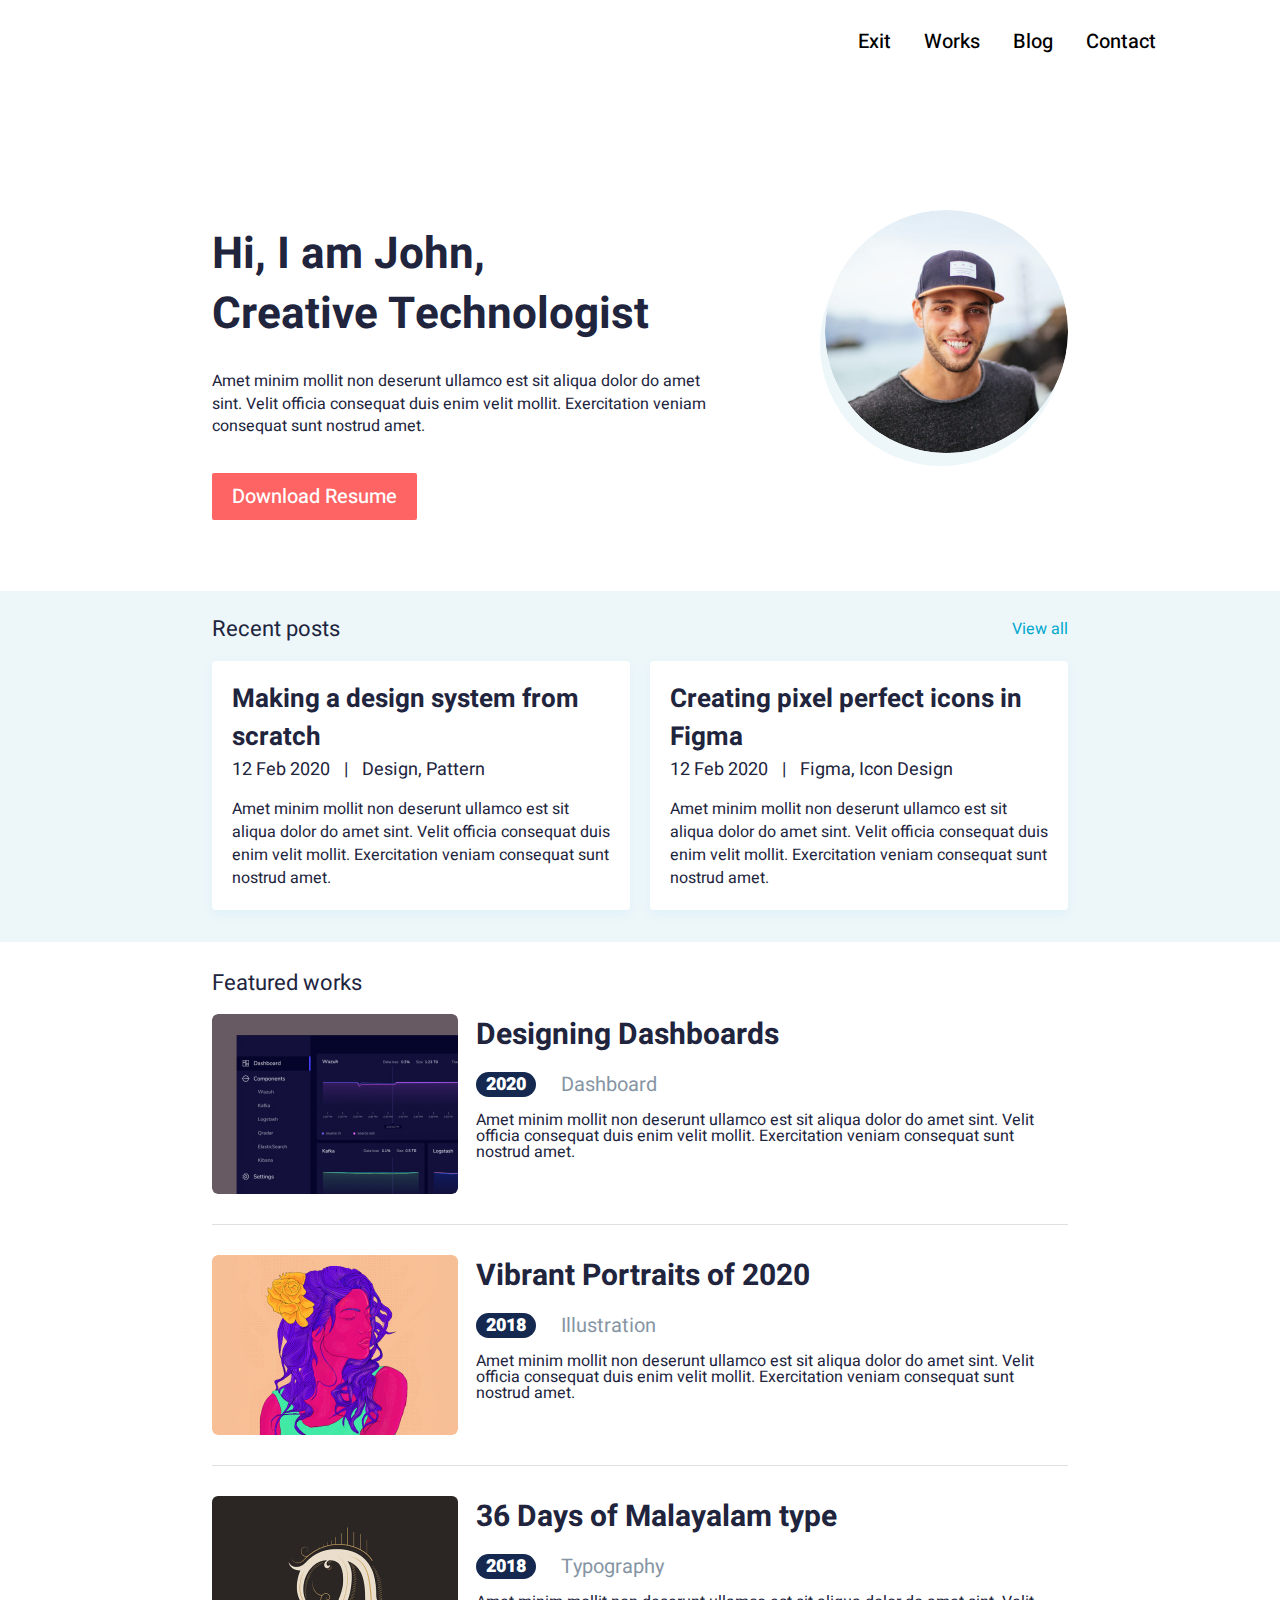
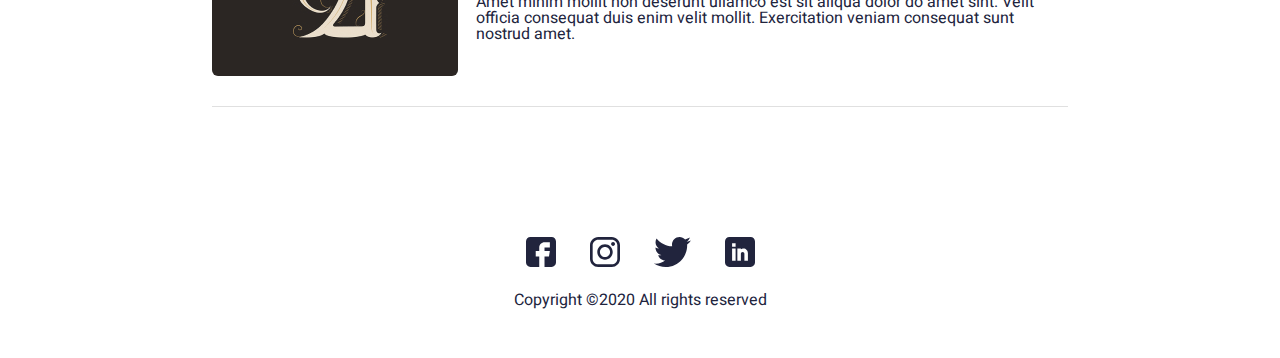
<file: index.html>
<!DOCTYPE html>
<html lang="ru">
  <head>
    <title>John</title>
    <meta charset="UTF-8" />
    <meta name="format-detection" content="telephone=no" />
    <link rel="stylesheet" href="css/style.min.css" />
    <link rel="shortcut icon" href="favicon.ico" />
    <!-- <meta name="robots" content="noindex, nofollow"> -->
    <!-- <meta name="viewport" content="width=device-width, initial-scale=1.0, maximum-scale=1.0, user-scalable=0"> -->
    <meta name="viewport" content="width=device-width, initial-scale=1.0" />
  </head>
  <body>
    <div class="wrapper">
      <header class="header">
        <div class="header__container">
          <div class="header__menu menu">
            <div class="menu__icon icon-menu">
              <span></span>
              <span></span>
              <span></span>
            </div>
            <nav class="menu__body">
              <ul class="menu__list">
                <li>
                  <a href="/" class="menu__link">Exit</a>
                </li>
                <li>
                  <a href="works.html" class="menu__link">Works</a>
                </li>
                <li>
                  <a href="blog.html" class="menu__link">Blog</a>
                </li>
                <li>
                  <a href="article.html" class="menu__link">Contact</a>
                </li>
              </ul>
            </nav>
          </div>
        </div>
      </header>

      <main class="page">
        <section class="hello">
          <div class="hello__container _container">
            <div class="hello__content">
              <h1 class="hello__title title">
                Hi, I am John, <br />
                Creative Technologist
              </h1>
              <div class="hello__text text">
                Amet minim mollit non deserunt ullamco est sit aliqua dolor do
                amet sint. Velit officia consequat duis enim velit mollit.
                Exercitation veniam consequat sunt nostrud amet.
              </div>
              <a href="#!" class="hello__btn btn"> Download Resume </a>
            </div>
            <div class="hello__avatar"><img src="img/conor.png" /></div>
          </div>
        </section>
        <section class="recent-posts">
          <div class="recent-posts__container _container">
            <div class="recent-posts__header">
              <div class="recent-posts__title title-posts">Recent posts</div>
              <a href="" class="recent-posts__view-all">View all</a>
            </div>
            <div class="recent-posts__items">
              <div class="recent-posts__column">
                <article class="recent-posts__item recent-post">
                  <a href="#!" class="recent-post__title">
                    Making a design system from scratch
                  </a>
                  <div class="recent-post__info">
                    12 Feb 2020 <span>|</span> Design, Pattern
                  </div>
                  <div class="recent-post__text text">
                    Amet minim mollit non deserunt ullamco est sit aliqua dolor
                    do amet sint. Velit officia consequat duis enim velit
                    mollit. Exercitation veniam consequat sunt nostrud amet.
                  </div>
                </article>
              </div>
              <div class="recent-posts__column">
                <article class="recent-posts__item recent-post">
                  <a href="#!" class="recent-post__title">
                    Creating pixel perfect icons in Figma
                  </a>
                  <div class="recent-post__info">
                    12 Feb 2020 <span>|</span> Figma, Icon Design
                  </div>
                  <div class="recent-post__text text">
                    Amet minim mollit non deserunt ullamco est sit aliqua dolor
                    do amet sint. Velit officia consequat duis enim velit
                    mollit. Exercitation veniam consequat sunt nostrud amet.
                  </div>
                </article>
              </div>
            </div>
          </div>
        </section>
        <section class="featured-works">
          <div class="featured-works__container _container">
            <div class="featured-works__title title-posts">Featured works</div>
            <div class="featured-works__items works">
              <article class="works__item">
                <a href="" class="works__image _ibg">
                  <img src="img/works/01.jpg" alt="Work #1" />
                </a>
                <div class="works__body">
                  <a href="" class="works__title">Designing Dashboards</a>
                  <div class="works__info">
                    <div class="works__year">2020</div>
                    <div class="works__category">Dashboard</div>
                  </div>
                  <div class="works__text">
                    Amet minim mollit non deserunt ullamco est sit aliqua dolor
                    do amet sint. Velit officia consequat duis enim velit
                    mollit. Exercitation veniam consequat sunt nostrud amet.
                  </div>
                </div>
              </article>
              <article class="works__item">
                <a href="" class="works__image _ibg">
                  <img src="img/works/02.jpg" alt="Work #2" />
                </a>
                <div class="works__body">
                  <a href="" class="works__title">Vibrant Portraits of 2020</a>
                  <div class="works__info">
                    <div class="works__year">2018</div>
                    <div class="works__category">Illustration</div>
                  </div>
                  <div class="works__text">
                    Amet minim mollit non deserunt ullamco est sit aliqua dolor
                    do amet sint. Velit officia consequat duis enim velit
                    mollit. Exercitation veniam consequat sunt nostrud amet.
                  </div>
                </div>
              </article>
              <article class="works__item">
                <a href="" class="works__image _ibg">
                  <img src="img/works/03.jpg" alt="Work #3" />
                </a>
                <div class="works__body">
                  <a href="" class="works__title">36 Days of Malayalam type</a>
                  <div class="works__info">
                    <div class="works__year">2018</div>
                    <div class="works__category">Typography</div>
                  </div>
                  <div class="works__text">
                    Amet minim mollit non deserunt ullamco est sit aliqua dolor
                    do amet sint. Velit officia consequat duis enim velit
                    mollit. Exercitation veniam consequat sunt nostrud amet.
                  </div>
                </div>
              </article>
            </div>
          </div>
        </section>
      </main>
      <footer class="footer">
        <div class="footer__container _container">
          <div class="footer__social social">
            <a href="" class="social__item _icon-fb">
              <img src="img/icons/fb.svg" alt="Facebook" />
            </a>
            <a href="" class="social__item _icon-insta">
              <img src="img/icons/inst.svg" alt="inst" />
            </a>
            <a href="" class="social__item _icon-twitter">
              <img src="img/icons/twitter.svg" alt="twitter" />
            </a>
            <a href="" class="social__item _icon-linkedin">
              <img src="img/icons/linkedin.svg" alt="linkedin" />
            </a>
          </div>
          <div class="footer__copy">Copyright ©2020 All rights reserved</div>
        </div>
      </footer>
    </div>
    <div class="popup popup_popup">
      <div class="popup__content">
        <div class="popup__body">
          <div class="popup__close"></div>
        </div>
      </div>
    </div>
    <div class="popup popup_massagename-message">
      <div class="popup__content">
        <div class="popup__body">
          <div class="popup__close"></div>
        </div>
      </div>
    </div>
    <div class="popup popup_video">
      <div class="popup__content">
        <div class="popup__body">
          <div class="popup__close popup__close_video"></div>
          <div class="popup__video _video"></div>
        </div>
      </div>
    </div>
    <!-- Swiper -->
    <!-- <script src="https://unpkg.com/swiper/swiper-bundle.min.js"></script> -->
    <script src="js/vendors.min.js"></script>
    <script src="js/app.min.js"></script>
  </body>
</html>
</file>
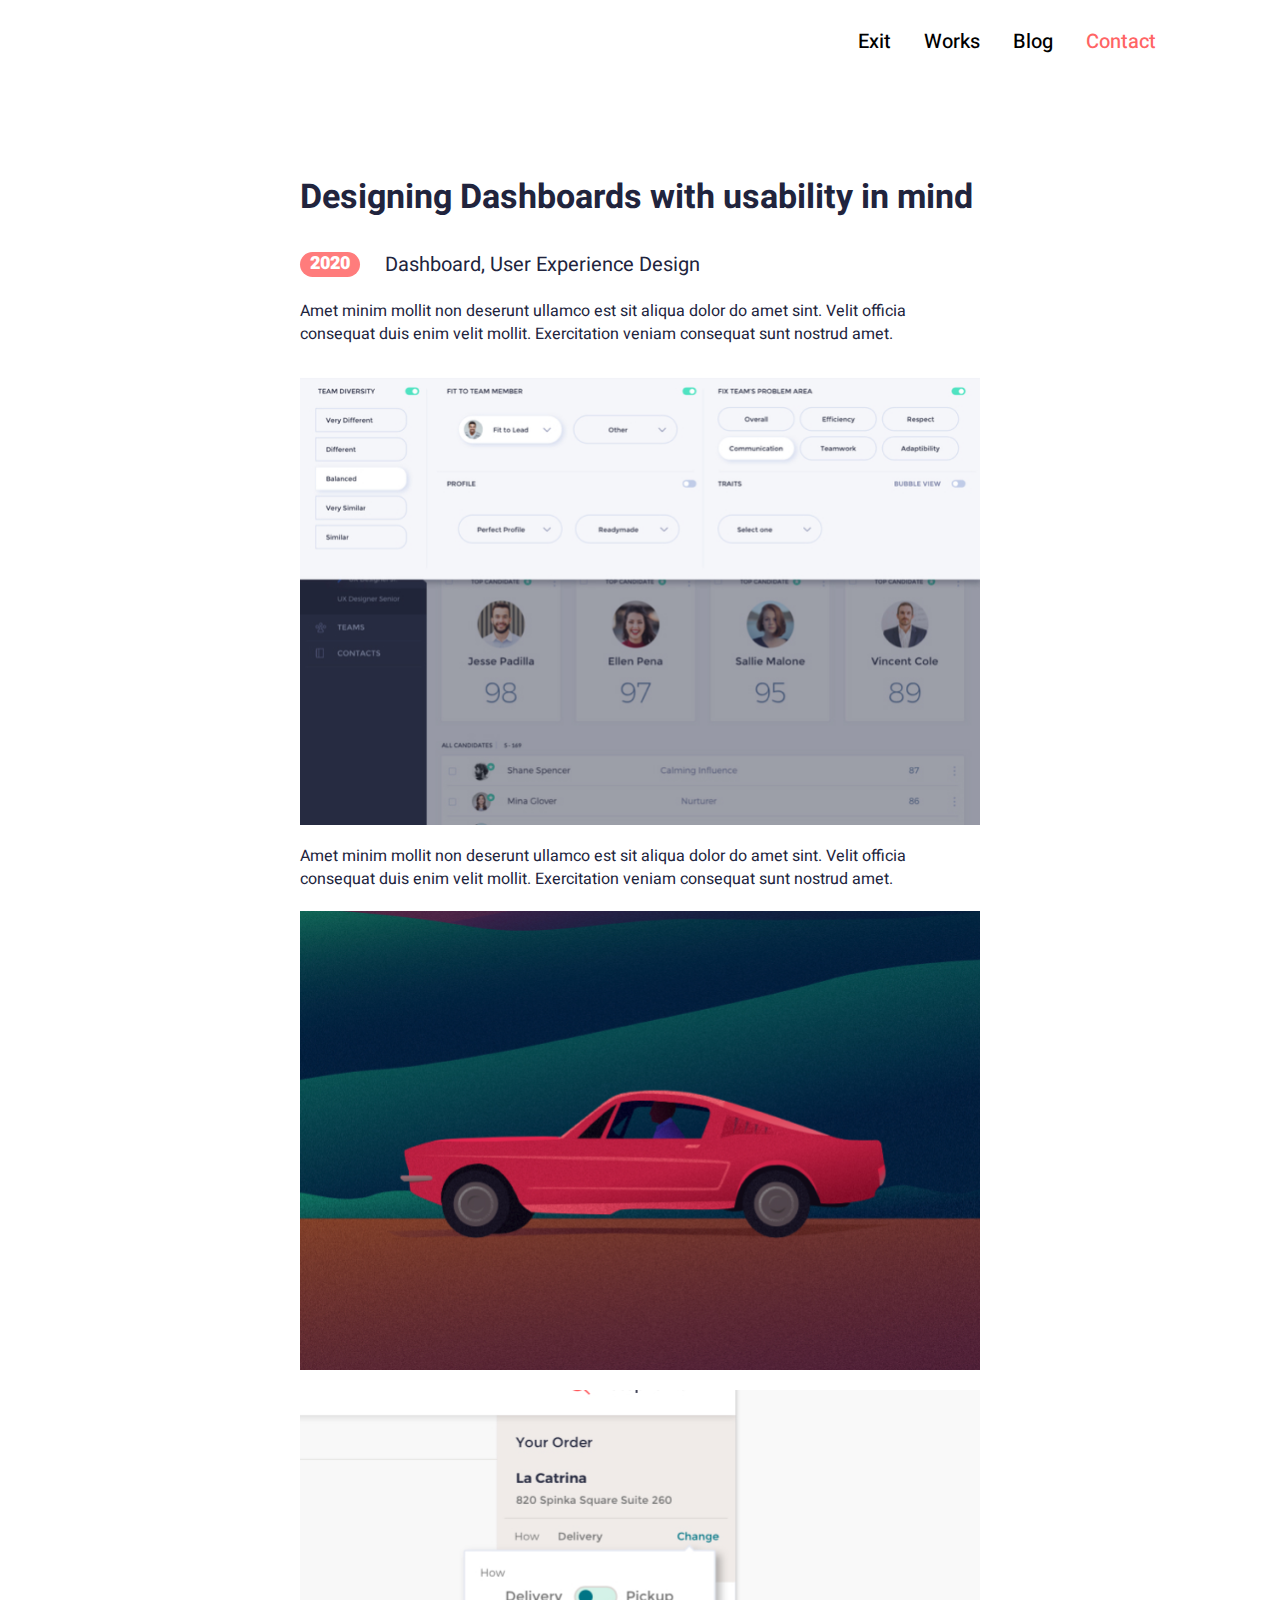
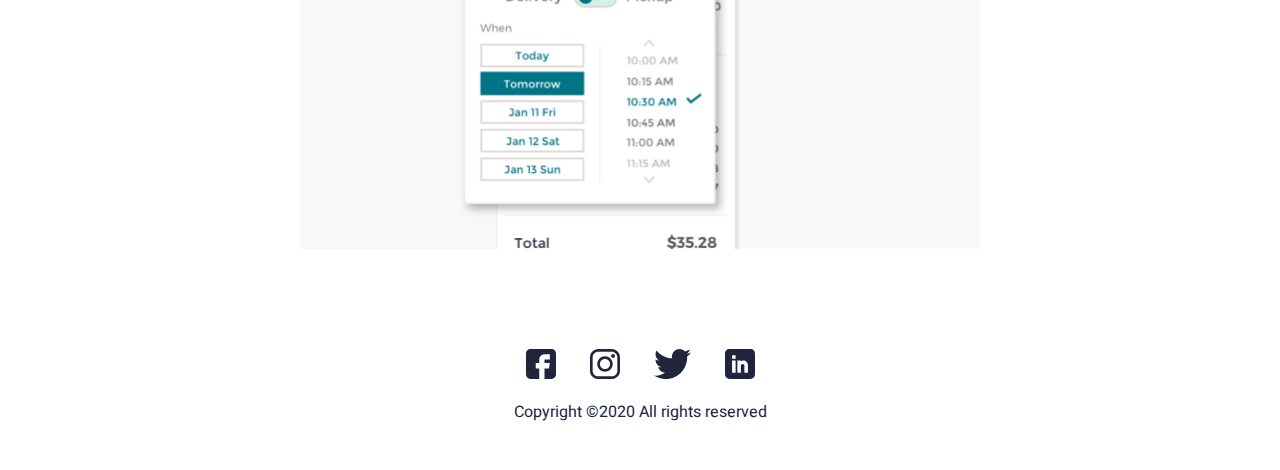
<file: article.html>
<!DOCTYPE html>
<html lang="ru">
  <head>
    <title>article</title>
    <meta charset="UTF-8" />
    <meta name="format-detection" content="telephone=no" />
    <link rel="stylesheet" href="css/style.min.css" />
    <link rel="shortcut icon" href="favicon.ico" />
    <!-- <meta name="robots" content="noindex, nofollow"> -->
    <!-- <meta name="viewport" content="width=device-width, initial-scale=1.0, maximum-scale=1.0, user-scalable=0"> -->
    <meta name="viewport" content="width=device-width, initial-scale=1.0" />
  </head>
  <body>
    <div class="wrapper">
      <header class="header">
        <div class="header__container">
          <div class="header__menu menu">
            <div class="menu__icon icon-menu">
              <span></span>
              <span></span>
              <span></span>
            </div>
            <nav class="menu__body">
              <ul class="menu__list">
                <li>
                  <a href="/" class="menu__link">Exit</a>
                </li>
                <li>
                  <a href="works.html" class="menu__link">Works</a>
                </li>
                <li>
                  <a href="blog.html" class="menu__link">Blog</a>
                </li>
                <li>
                  <a href="article.html" class="menu__link _active">Contact</a>
                </li>
              </ul>
            </nav>
          </div>
        </div>
      </header>

      <main class="page">
        <div class="article">
          <h1 class="article__title">
            Designing Dashboards with usability in mind
          </h1>
          <div class="article__info">
            <div class="article__year">2020</div>
            <div class="article__category">
              Dashboard, User Experience Design
            </div>
          </div>
          <div class="article__text">
            <p>
              Amet minim mollit non deserunt ullamco est sit aliqua dolor do
              amet sint. Velit officia consequat duis enim velit mollit.
              Exercitation veniam consequat sunt nostrud amet.
            </p>
            <img class="article__image" src="img/article/01.jpg" alt="#1" />
            <p>
              Amet minim mollit non deserunt ullamco est sit aliqua dolor do
              amet sint. Velit officia consequat duis enim velit mollit.
              Exercitation veniam consequat sunt nostrud amet.
            </p>
            <img class="article__image" src="img/article/02.jpg" alt="#2" />
            <img class="article__image" src="img/article/03.jpg" alt="#3" />
          </div>
        </div>
      </main>
      <footer class="footer">
        <div class="footer__container _container">
          <div class="footer__social social">
            <a href="" class="social__item _icon-fb">
              <img src="img/icons/fb.svg" alt="Facebook" />
            </a>
            <a href="" class="social__item _icon-insta">
              <img src="img/icons/inst.svg" alt="inst" />
            </a>
            <a href="" class="social__item _icon-twitter">
              <img src="img/icons/twitter.svg" alt="twitter" />
            </a>
            <a href="" class="social__item _icon-linkedin">
              <img src="img/icons/linkedin.svg" alt="linkedin" />
            </a>
          </div>
          <div class="footer__copy">Copyright ©2020 All rights reserved</div>
        </div>
      </footer>
    </div>
    <div class="popup popup_popup">
      <div class="popup__content">
        <div class="popup__body">
          <div class="popup__close"></div>
        </div>
      </div>
    </div>
    <div class="popup popup_massagename-message">
      <div class="popup__content">
        <div class="popup__body">
          <div class="popup__close"></div>
        </div>
      </div>
    </div>
    <div class="popup popup_video">
      <div class="popup__content">
        <div class="popup__body">
          <div class="popup__close popup__close_video"></div>
          <div class="popup__video _video"></div>
        </div>
      </div>
    </div>
    <!-- Swiper -->
    <!-- <script src="https://unpkg.com/swiper/swiper-bundle.min.js"></script> -->
    <script src="js/vendors.min.js"></script>
    <script src="js/app.min.js"></script>
  </body>
</html>
</file>
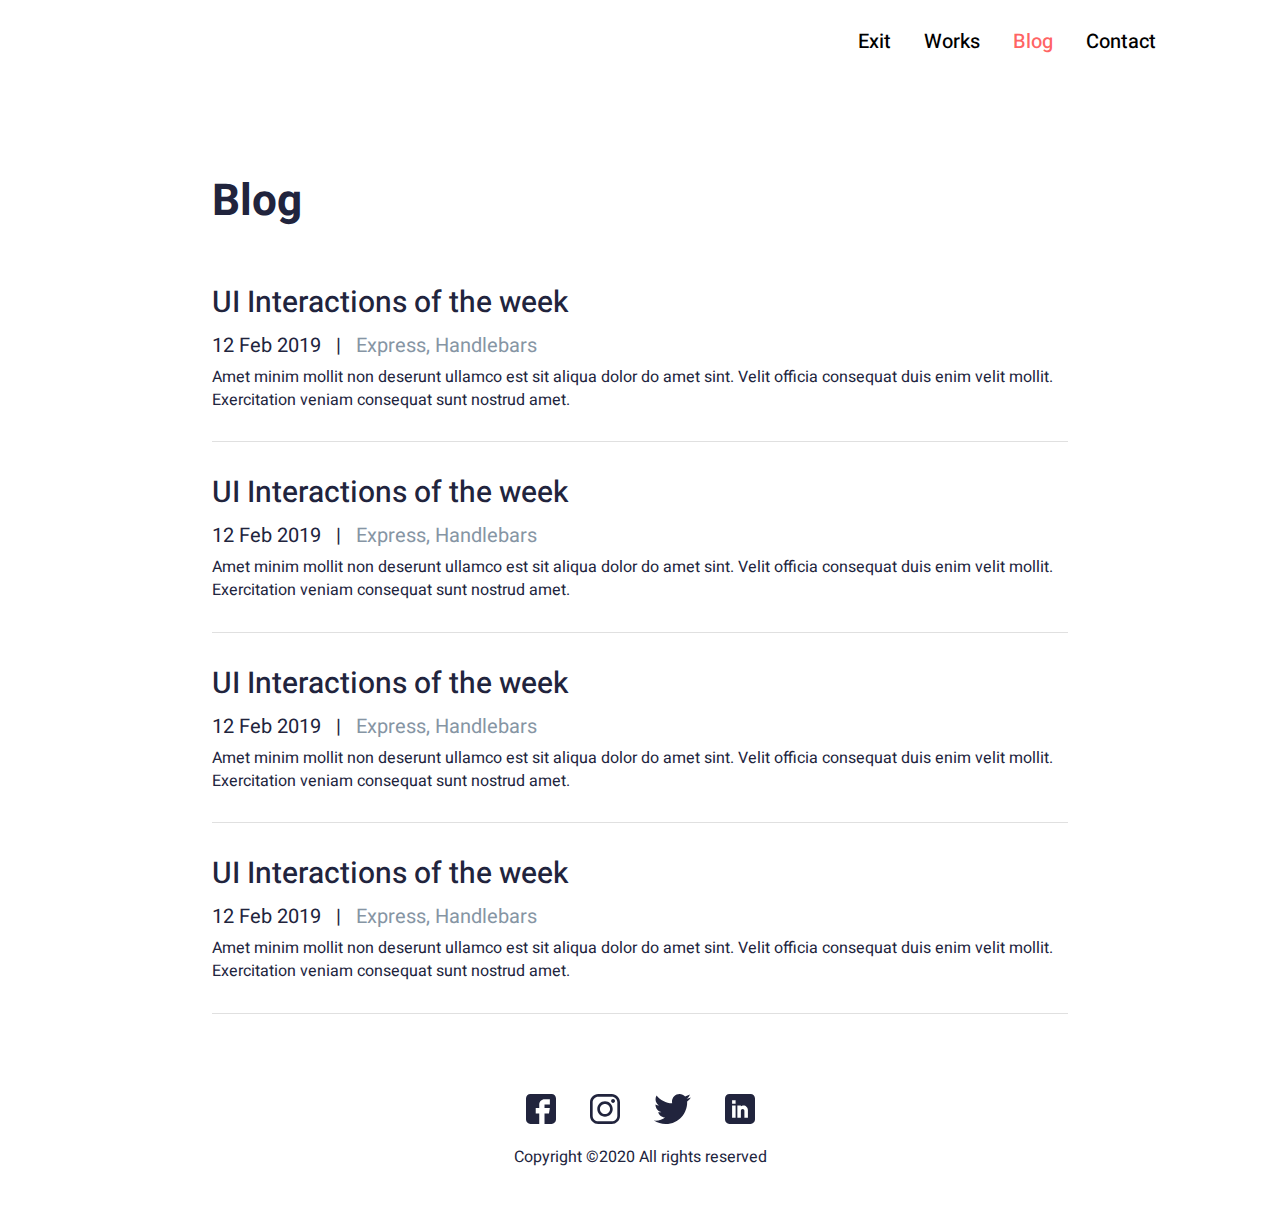
<file: blog.html>
<!DOCTYPE html>
<html lang="ru">
  <head>
    <title>Blog</title>
    <meta charset="UTF-8" />
    <meta name="format-detection" content="telephone=no" />
    <link rel="stylesheet" href="css/style.min.css" />
    <link rel="shortcut icon" href="favicon.ico" />
    <!-- <meta name="robots" content="noindex, nofollow"> -->
    <!-- <meta name="viewport" content="width=device-width, initial-scale=1.0, maximum-scale=1.0, user-scalable=0"> -->
    <meta name="viewport" content="width=device-width, initial-scale=1.0" />
  </head>
  <body>
    <div class="wrapper">
      <header class="header">
        <div class="header__container">
          <div class="header__menu menu">
            <div class="menu__icon icon-menu">
              <span></span>
              <span></span>
              <span></span>
            </div>
            <nav class="menu__body">
              <ul class="menu__list">
                <li>
                  <a href="/" class="menu__link">Exit</a>
                </li>
                <li>
                  <a href="works.html" class="menu__link">Works</a>
                </li>
                <li>
                  <a href="blog.html" class="menu__link _active">Blog</a>
                </li>
                <li>
                  <a href="article.html" class="menu__link">Contact</a>
                </li>
              </ul>
            </nav>
          </div>
        </div>
      </header>

      <main class="page">
        <div class="blog">
          <div class="blog__container _container">
            <h1 class="blog__title title">Blog</h1>

            <div class="blog__items">
              <div class="blog__item">
                <a href="" class="blog__article-name"
                  >UI Interactions of the week</a
                >
                <div class="blog__info">
                  <div class="blog__date">12 Feb 2019</div>
                  <span class="blog__separator"> | </span>
                  <div class="blog__category">Express, Handlebars</div>
                </div>
                <div class="blog__text text">
                  Amet minim mollit non deserunt ullamco est sit aliqua dolor do
                  amet sint. Velit officia consequat duis enim velit mollit.
                  Exercitation veniam consequat sunt nostrud amet.
                </div>
              </div>
              <div class="blog__item">
                <a href="" class="blog__article-name"
                  >UI Interactions of the week</a
                >
                <div class="blog__info">
                  <div class="blog__date">12 Feb 2019</div>
                  <span class="blog__separator"> | </span>
                  <div class="blog__category">Express, Handlebars</div>
                </div>
                <div class="blog__text text">
                  Amet minim mollit non deserunt ullamco est sit aliqua dolor do
                  amet sint. Velit officia consequat duis enim velit mollit.
                  Exercitation veniam consequat sunt nostrud amet.
                </div>
              </div>
              <div class="blog__item">
                <a href="" class="blog__article-name"
                  >UI Interactions of the week</a
                >
                <div class="blog__info">
                  <div class="blog__date">12 Feb 2019</div>
                  <span class="blog__separator"> | </span>
                  <div class="blog__category">Express, Handlebars</div>
                </div>
                <div class="blog__text text">
                  Amet minim mollit non deserunt ullamco est sit aliqua dolor do
                  amet sint. Velit officia consequat duis enim velit mollit.
                  Exercitation veniam consequat sunt nostrud amet.
                </div>
              </div>
              <div class="blog__item">
                <a href="" class="blog__article-name"
                  >UI Interactions of the week</a
                >
                <div class="blog__info">
                  <div class="blog__date">12 Feb 2019</div>
                  <span class="blog__separator"> | </span>
                  <div class="blog__category">Express, Handlebars</div>
                </div>
                <div class="blog__text text">
                  Amet minim mollit non deserunt ullamco est sit aliqua dolor do
                  amet sint. Velit officia consequat duis enim velit mollit.
                  Exercitation veniam consequat sunt nostrud amet.
                </div>
              </div>
            </div>
          </div>
        </div>
      </main>
      <footer class="footer">
        <div class="footer__container _container">
          <div class="footer__social social">
            <a href="" class="social__item _icon-fb">
              <img src="img/icons/fb.svg" alt="Facebook" />
            </a>
            <a href="" class="social__item _icon-insta">
              <img src="img/icons/inst.svg" alt="inst" />
            </a>
            <a href="" class="social__item _icon-twitter">
              <img src="img/icons/twitter.svg" alt="twitter" />
            </a>
            <a href="" class="social__item _icon-linkedin">
              <img src="img/icons/linkedin.svg" alt="linkedin" />
            </a>
          </div>
          <div class="footer__copy">Copyright ©2020 All rights reserved</div>
        </div>
      </footer>
    </div>
    <div class="popup popup_popup">
      <div class="popup__content">
        <div class="popup__body">
          <div class="popup__close"></div>
        </div>
      </div>
    </div>
    <div class="popup popup_massagename-message">
      <div class="popup__content">
        <div class="popup__body">
          <div class="popup__close"></div>
        </div>
      </div>
    </div>
    <div class="popup popup_video">
      <div class="popup__content">
        <div class="popup__body">
          <div class="popup__close popup__close_video"></div>
          <div class="popup__video _video"></div>
        </div>
      </div>
    </div>
    <!-- Swiper -->
    <!-- <script src="https://unpkg.com/swiper/swiper-bundle.min.js"></script> -->
    <script src="js/vendors.min.js"></script>
    <script src="js/app.min.js"></script>
  </body>
</html>
</file>
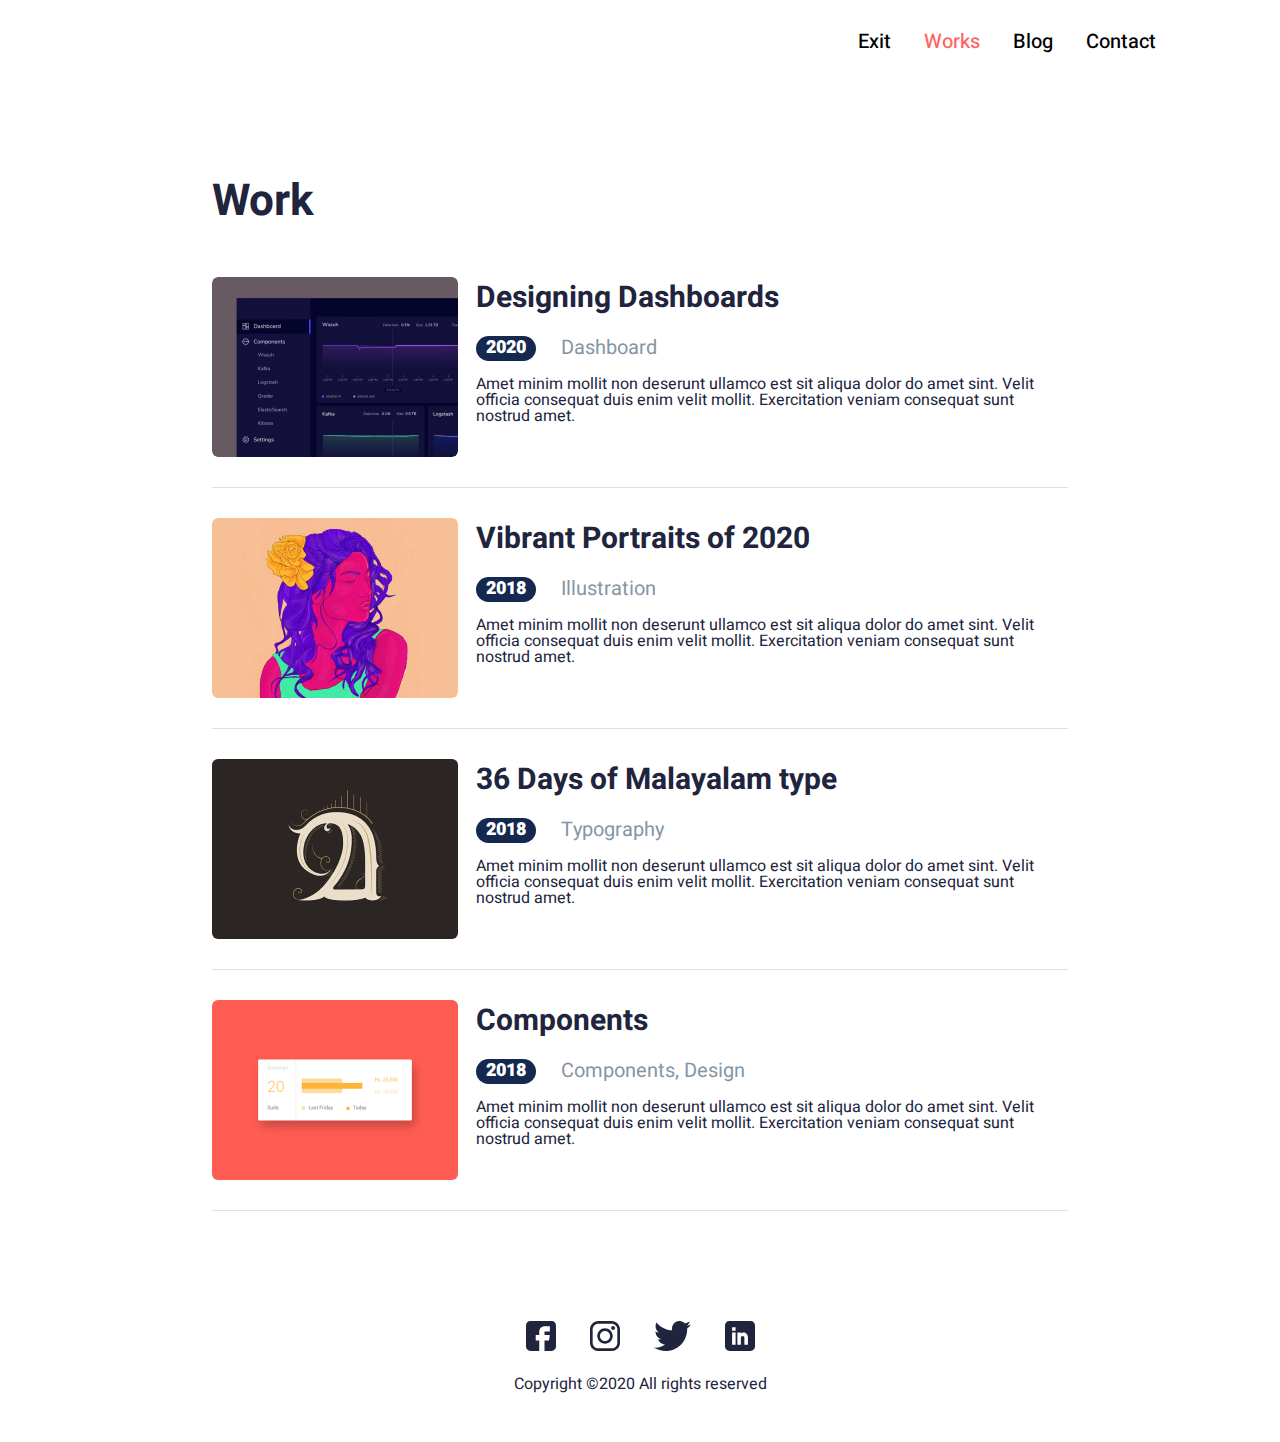
<file: works.html>
<!DOCTYPE html>
<html lang="ru">
  <head>
    <title>Works</title>
    <meta charset="UTF-8" />
    <meta name="format-detection" content="telephone=no" />
    <link rel="stylesheet" href="css/style.min.css" />
    <link rel="shortcut icon" href="favicon.ico" />
    <!-- <meta name="robots" content="noindex, nofollow"> -->
    <!-- <meta name="viewport" content="width=device-width, initial-scale=1.0, maximum-scale=1.0, user-scalable=0"> -->
    <meta name="viewport" content="width=device-width, initial-scale=1.0" />
  </head>
  <body>
    <div class="wrapper">
      <header class="header">
        <div class="header__container">
          <div class="header__menu menu">
            <div class="menu__icon icon-menu">
              <span></span>
              <span></span>
              <span></span>
            </div>
            <nav class="menu__body">
              <ul class="menu__list">
                <li>
                  <a href="/" class="menu__link">Exit</a>
                </li>
                <li>
                  <a href="works.html" class="menu__link _active">Works</a>
                </li>
                <li>
                  <a href="blog.html" class="menu__link">Blog</a>
                </li>
                <li>
                  <a href="article.html" class="menu__link">Contact</a>
                </li>
              </ul>
            </nav>
          </div>
        </div>
      </header>

      <main class="page">
        <div class="works works__container _container">
          <h1 class="works__main-title title">Work</h1>
          <div class="works__items">
            <article class="works__item">
              <a href="" class="works__image _ibg">
                <img src="img/works/01.jpg" alt="Work #1" />
              </a>
              <div class="works__body">
                <a href="" class="works__title">Designing Dashboards</a>
                <div class="works__info">
                  <div class="works__year">2020</div>
                  <div class="works__category">Dashboard</div>
                </div>
                <div class="works__text">
                  Amet minim mollit non deserunt ullamco est sit aliqua dolor do
                  amet sint. Velit officia consequat duis enim velit mollit.
                  Exercitation veniam consequat sunt nostrud amet.
                </div>
              </div>
            </article>
            <article class="works__item">
              <a href="" class="works__image _ibg">
                <img src="img/works/02.jpg" alt="Work #2" />
              </a>
              <div class="works__body">
                <a href="" class="works__title">Vibrant Portraits of 2020</a>
                <div class="works__info">
                  <div class="works__year">2018</div>
                  <div class="works__category">Illustration</div>
                </div>
                <div class="works__text">
                  Amet minim mollit non deserunt ullamco est sit aliqua dolor do
                  amet sint. Velit officia consequat duis enim velit mollit.
                  Exercitation veniam consequat sunt nostrud amet.
                </div>
              </div>
            </article>
            <article class="works__item">
              <a href="" class="works__image _ibg">
                <img src="img/works/03.jpg" alt="Work #3" />
              </a>
              <div class="works__body">
                <a href="" class="works__title">36 Days of Malayalam type</a>
                <div class="works__info">
                  <div class="works__year">2018</div>
                  <div class="works__category">Typography</div>
                </div>
                <div class="works__text">
                  Amet minim mollit non deserunt ullamco est sit aliqua dolor do
                  amet sint. Velit officia consequat duis enim velit mollit.
                  Exercitation veniam consequat sunt nostrud amet.
                </div>
              </div>
            </article>
            <article class="works__item">
              <a href="" class="works__image _ibg">
                <img src="img/works/04.jpg" alt="Work #4" />
              </a>
              <div class="works__body">
                <a href="" class="works__title">Components</a>
                <div class="works__info">
                  <div class="works__year">2018</div>
                  <div class="works__category">Components, Design</div>
                </div>
                <div class="works__text">
                  Amet minim mollit non deserunt ullamco est sit aliqua dolor do
                  amet sint. Velit officia consequat duis enim velit mollit.
                  Exercitation veniam consequat sunt nostrud amet.
                </div>
              </div>
            </article>
          </div>
        </div>
      </main>
      <footer class="footer">
        <div class="footer__container _container">
          <div class="footer__social social">
            <a href="" class="social__item _icon-fb">
              <img src="img/icons/fb.svg" alt="Facebook" />
            </a>
            <a href="" class="social__item _icon-insta">
              <img src="img/icons/inst.svg" alt="inst" />
            </a>
            <a href="" class="social__item _icon-twitter">
              <img src="img/icons/twitter.svg" alt="twitter" />
            </a>
            <a href="" class="social__item _icon-linkedin">
              <img src="img/icons/linkedin.svg" alt="linkedin" />
            </a>
          </div>
          <div class="footer__copy">Copyright ©2020 All rights reserved</div>
        </div>
      </footer>
    </div>
    <div class="popup popup_popup">
      <div class="popup__content">
        <div class="popup__body">
          <div class="popup__close"></div>
        </div>
      </div>
    </div>
    <div class="popup popup_massagename-message">
      <div class="popup__content">
        <div class="popup__body">
          <div class="popup__close"></div>
        </div>
      </div>
    </div>
    <div class="popup popup_video">
      <div class="popup__content">
        <div class="popup__body">
          <div class="popup__close popup__close_video"></div>
          <div class="popup__video _video"></div>
        </div>
      </div>
    </div>
    <!-- Swiper -->
    <!-- <script src="https://unpkg.com/swiper/swiper-bundle.min.js"></script> -->
    <script src="js/vendors.min.js"></script>
    <script src="js/app.min.js"></script>
  </body>
</html>
</file>
<file: css/style.min.css>
@charset "UTF-8";
@import url("https://fonts.googleapis.com/css?family=Heebo:regular,500,700,900&display=swap");
* {
  padding: 0px;
  margin: 0px;
  border: 0px;
}

*,
*:before,
*:after {
  -moz-box-sizing: border-box;
  -webkit-box-sizing: border-box;
  box-sizing: border-box;
}

aside,
nav,
footer,
header,
section {
  display: block;
}

html {
  font-size: 16px;
}

html,
body {
  height: 100%;
  min-width: 320px;
}

body {
  line-height: 1;
  font-family: "Heebo";
  -ms-text-size-adjust: 100%;
  -moz-text-size-adjust: 100%;
  -webkit-text-size-adjust: 100%;
}

input,
button,
textarea {
  font-family: "Heebo";
  font-size: inherit;
}

input::-ms-clear {
  display: none;
}

button {
  cursor: pointer;
  background-color: inherit;
}

button::-moz-focus-inner {
  padding: 0;
  border: 0;
}

a,
a:visited {
  text-decoration: none;
}

a:hover {
  text-decoration: none;
}

ul li {
  list-style: none;
}

img {
  vertical-align: top;
}

h1,
h2,
h3,
h4,
h5,
h6 {
  font-weight: inherit;
  font-size: inherit;
}

/*
&::-webkit-scrollbar {
	display: none;
}
*/
body {
  color: #21243d;
}
body._lock {
  overflow: hidden;
}

.wrapper {
  width: 100%;
  min-height: 100%;
  overflow: hidden;
  display: flex;
  flex-direction: column;
}
._container {
  max-width: 856px;
  margin: 0 auto;
}
@media (max-width: 868px) {
  ._container {
    max-width: 750px;
  }
}
@media (max-width: 991.98px) {
  ._container {
    max-width: none;
    padding: 0 10px;
  }
}

.btn {
  height: 47px;
  background: #ff6464;
  border-radius: 2px;
  font-weight: 500;
  font-size: 20px;
  line-height: 145%;
  color: white;
  display: inline-flex;
  align-items: center;
  justify-content: center;
  text-align: center;
  padding: 0px 20px;
  transition: background-color 0.3s ease 0s;
}
@media (min-width: 992px) {
  .btn:hover {
    background-color: #bb4949;
  }
}
.btn._fw {
  width: 100%;
}

.select {
  position: relative;
}
.select__item {
  position: relative;
}
.select__title {
  color: #000;
  border: 1px solid #d9d9d9;
  background-color: #fff;
  cursor: pointer;
  border-radius: 4px;
}
@media (max-width: 991.98px) {
  .select__title {
    font-size: 18px;
  }
}
.select__value {
  display: flex;
  font-size: 14px;
  height: 30px;
  padding: 0px 15px;
  align-items: center;
  justify-content: space-between;
  flex-direction: row-reverse;
}
.select__value span {
  height: 1em;
  overflow: hidden;
  display: -webkit-box;
  -webkit-line-clamp: 1;
  -webkit-box-orient: vertical;
}
.select__value:before {
  content: "";
  display: inline-block;
  transition: all 0.3s ease 0s;
  width: 11px;
  height: 7px;
  background: url("../img/icons/select.svg") center/100% no-repeat;
}
.select__input {
  width: 100%;
  background-color: transparent;
  height: 100%;
}
.select__options {
  color: #000;
  position: absolute;
  top: 29px;
  border-radius: 0 0 4px 4px;
  min-width: 100%;
  left: 0;
  background-color: #fff;
  border-top: 0;
  border: 1px solid #d9d9d9;
  border-top: 0;
  font-size: 14px;
  padding: 10px 0px 5px 0px;
}
@media (max-width: 991.98px) {
  .select__options {
    font-size: 18px;
  }
}
.select__option {
  cursor: pointer;
  padding: 5px 15px;
  margin: 0px 0px 0px 0px;
}
@media (min-width: 992px) {
  .select__option:hover {
    background: #d9d9d9;
  }
}
.select._active {
  z-index: 5;
}
.select._active .select__value:before {
  transform: rotate(-180deg);
}
.select._active .select__options {
  display: block;
}

input[type=text],
input[type=email],
input[type=tel],
textarea {
  -webkit-appearance: none;
  -moz-appearance: none;
  appearance: none;
}
input[type=text]:focus,
input[type=email]:focus,
input[type=tel]:focus,
textarea:focus {
  outline: none;
}

.input {
  border-radius: 0 !important;
  width: 100%;
  display: block;
  padding: 0px 20px;
}
textarea.input {
  resize: none;
  padding: 0px 0px;
}

.checkbox {
  position: relative;
}
.checkbox__input {
  position: absolute;
  width: 0;
  height: 0;
  opacity: 0;
  visibility: hidden;
}
.checkbox__input:checked + .checkbox__text:before {
  background: #fff url("../img/icons/check.svg") center no-repeat;
}
.checkbox__text {
  display: inline-flex;
  align-items: center;
  position: relative;
  font-size: 16px;
  color: #ffffff;
  letter-spacing: -0.3px;
  line-height: 1.25;
  cursor: pointer;
}
.checkbox__text:before {
  content: "";
  align-self: flex-start;
  margin: 0px 14px 0px 0px;
  flex: 0 0 20px;
  left: 0;
  top: 0;
  width: 20px;
  height: 18px;
  background: #fff;
  border: 1px solid #a7a9ac;
}
.checkbox a {
  color: #fff;
  text-decoration: underline;
}
@media (min-width: 992px) {
  .checkbox a:hover {
    text-decoration: none;
  }
}
.checkbox._error .checkbox__text:before {
  border: 1px solid #ee1212;
}

.options {
  display: flex;
  flex-direction: column;
  align-items: flex-start;
}
.options__item {
  position: relative;
  cursor: pointer;
}
.options__input {
  position: absolute;
  width: 0;
  height: 0;
  opacity: 0;
  left: 0;
  top: 0;
  visibility: hidden;
}
.options__input:checked + .options__text:after {
  transform: scale(1);
}
.options__text {
  display: inline-flex;
  align-items: center;
  position: relative;
  font-size: 16px;
  color: #ffffff;
  letter-spacing: -0.3px;
  line-height: 1.25;
}
.options__text:before {
  content: "";
  align-self: flex-start;
  margin: 0px 14px 0px 0px;
  flex: 0 0 20px;
  left: 0;
  top: 0;
  border-radius: 50%;
  width: 20px;
  height: 18px;
  background: #fff;
  border: 1px solid #a7a9ac;
}
.options__text:after {
  content: "";
  transition: all 0.3s ease 0s;
  transform: scale(0);
  width: 10px;
  height: 10px;
  border-radius: 50%;
  background-color: #77243a;
  position: absolute;
  left: 5px;
  top: 4px;
}

.rating {
  display: flex;
  align-items: flex-end;
  font-size: 40px;
  line-height: 0.75;
  transition: opacity 0.3s ease 0s;
}

.rating.rating_sending {
  opacity: 0.2;
}

.rating.rating_set .rating__active,
.rating.rating_set .rating__item {
  cursor: pointer;
}

.rating__body {
  position: relative;
}

.rating__body::before {
  content: "★★★★★";
  display: block;
}

.rating__active {
  position: absolute;
  width: 0%;
  height: 100%;
  top: 0;
  left: 0;
  overflow: hidden;
}

.rating__active::before {
  content: "★★★★★";
  position: absolute;
  width: 100%;
  height: 100%;
  top: 0;
  left: 0;
  color: #ffd300;
}

.rating__items {
  display: flex;
  position: absolute;
  width: 100%;
  height: 100%;
  top: 0;
  left: 0;
}

.rating__item {
  flex: 0 0 20%;
  height: 100%;
  opacity: 0;
}

.rating__value {
  font-size: 50%;
  line-height: 1;
  padding: 0px 0px 0px 10px;
}

.quantity {
  width: 88px;
  height: 40px;
  display: flex;
  border: 1px solid rgba(166, 166, 166, 0.45);
}
.quantity__button {
  flex: 0 0 30px;
  position: relative;
  cursor: pointer;
}
.quantity__button::before, .quantity__button::after {
  content: "";
  position: absolute;
  top: 50%;
  left: 50%;
  transition: all 0.3s ease 0s;
  margin: 0px 0px 0px -4.5px;
  background-color: #a6a6a6;
  width: 9px;
  height: 1px;
}
@media (min-width: 991.98px) {
  .quantity__button:hover::before, .quantity__button:hover::after {
    background-color: rgba(0, 0, 0, 0.5);
  }
}
.quantity__button_plus::before {
  transform: rotate(-90deg);
}
.quantity__input {
  flex: 1 1 auto;
}
.quantity__input input {
  height: 100%;
  color: #a6a6a6;
  font-size: 12px;
  width: 100%;
  text-align: center;
}

.title {
  font-size: 44px;
  line-height: 136.3636363636%;
  font-weight: 700;
}
@media (max-width: 767.98px) {
  .title {
    font-size: 32px;
  }
}

.text, .article__text p {
  font-size: 16px;
  line-height: 143.75%;
}

.row:after {
  display: block;
  content: "";
  clear: both;
}

.rub:after {
  content: "₽";
}

ol.counter {
  list-style-type: none;
  counter-reset: item;
}
ol.counter li {
  position: relative;
  padding: 0px 0px 0px 45px;
}
ol.counter li:before {
  counter-increment: item;
  content: counter(item);
  position: absolute;
  left: 0;
  top: 0;
  color: #818181;
  font-size: 14px;
  font-weight: 700;
  text-align: center;
  line-height: 26px;
  border-radius: 50%;
  width: 28px;
  height: 28px;
  border: 1px solid #4274bb;
}

.ellipsis {
  display: block;
  overflow: hidden;
  width: 100%;
  white-space: nowrap;
  text-overflow: ellipsis;
}

.es {
  overflow: hidden;
  white-space: nowrap;
  text-overflow: ellipsis;
}

.table {
  display: table;
  font-size: 0;
  width: 100%;
}

.trow {
  display: table-row;
}

.cell {
  display: table-cell;
}
.cell.full {
  width: 100%;
}

._ibg {
  position: relative;
}
._ibg img {
  position: absolute;
  width: 100%;
  height: 100%;
  top: 0;
  left: 0;
  object-fit: cover;
}

body.ie ._ibg {
  background-position: center;
  background-size: cover;
  background-repeat: no-repeat;
}
body.ie ._ibg img {
  width: 0;
  height: 0;
  opacity: 0;
  visibility: hidden;
}

._video {
  position: relative;
  overflow: hidden;
  height: 0;
  padding-bottom: 56.25%;
}
._video video,
._video iframe,
._video object,
._video embed {
  position: absolute;
  top: 0;
  left: 0;
  width: 100%;
  height: 100%;
}

.videobg video,
.videobg iframe,
.videobg object,
.videobg embed {
  position: fixed;
  top: 50%;
  left: 50%;
  min-width: 100%;
  min-height: 100%;
  width: auto;
  height: auto;
  z-index: -100;
  transform: translateX(-50%) translateY(-50%);
  background-size: cover;
}

._more-content {
  transition: all 0.3s ease 0s;
  overflow: hidden;
}

._more-link {
  cursor: pointer;
}
._more-link span {
  font-style: normal;
}
._more-link span:first-child {
  display: block;
}
._more-link span:last-child {
  display: none;
}
._more-link._active span {
  font-style: normal;
}
._more-link._active span:first-child {
  display: none;
}
._more-link._active span:last-child {
  display: block;
}

#map {
  background: url("../img/icons/loading.gif") center/50px no-repeat;
}

._swiper {
  overflow: hidden;
}
._swiper .swiper-wrapper {
  width: 100%;
  height: 100%;
  box-sizing: content-box;
  display: flex;
  position: relative;
}
._swiper.swiper-container-vertical .swiper-wrapper {
  flex-direction: column;
}
._swiper.swiper-container-autoheight .swiper-wrapper {
  align-items: flex-start;
}

.swiper-container-initialized .swiper-slide {
  flex-shrink: 0;
}

.swiper-container-android .swiper-slide,
.swiper-container-android .swiper-wrapper {
  transform: translate3d(0px, 0, 0);
}

.swiper-button-lock {
  display: none !important;
}

._tabs-block {
  display: none;
}
._tabs-block._active {
  display: block;
}

.mirror {
  transform: scale(-1, 1);
}

.nicescroll-rails {
  z-index: 1000 !important;
}

._custom-scroll {
  position: fixed;
  right: 0;
  top: 0;
  width: 3px;
  height: 100%;
  z-index: 1000;
}
._custom-scroll__line {
  background-color: rgba(0, 0, 0, 0.5);
  border-radius: 3px 0 0 3px;
  position: relative;
  left: 0;
  top: 0;
  width: 100%;
}

.popup {
  -webkit-overflow-scrolling: touch;
  z-index: 100;
  padding: 30px 10px;
  position: fixed;
  top: 0px;
  left: 0;
  width: 100%;
  height: 100%;
  transition: visibility 0.8s ease 0s;
  visibility: hidden;
}
.popup::before {
  content: "";
  background-color: rgba(0, 0, 0, 0.9);
  position: fixed;
  width: 100%;
  height: 100%;
  top: 0;
  left: 0;
  opacity: 0;
  transition: opacity 0.8s ease 0s;
}
.popup.show {
  visibility: visible;
  overflow: auto;
}
.popup.show::before {
  opacity: 1;
}
.popup.show .popup__body {
  transform: scale(1);
}
.popup._active {
  overflow: auto;
  visibility: visible;
}
.popup._active::before {
  opacity: 1;
}
.popup._active .popup__body {
  transition: all 0.3s ease 0.2s;
  transform: scale(1);
}
.popup__content {
  display: flex;
  flex-direction: column;
  align-items: center;
  min-height: 100%;
  flex: 1 1 auto;
  width: 100%;
  display: flex;
  justify-content: center;
  align-items: center;
}
.popup__body {
  transform: scale(0);
  transition: all 0.3s ease 0s;
  background-color: #fff;
  padding: 50px;
  width: 100%;
  max-width: 800px;
}
.popup__close {
  width: 15px;
  height: 15px;
  position: absolute;
  top: 0px;
  right: 0px;
  cursor: pointer;
  z-index: 30;
  background: url("../img/icons/close.svg") 0 0 no-repeat;
}

.header__container {
  max-width: 1052px;
  padding: 0 10px;
  margin: 0 auto;
}
.header__menu {
  height: 82px;
  padding: 10px 0;
  align-items: center;
  display: flex;
  justify-content: flex-end;
}
@media (max-width: 767.98px) {
  .header__menu {
    height: 50px;
  }
}

@media (max-width: 767.98px) {
  .menu__body {
    transform: translate(0px, -100%);
    transition: transform 0.8s ease 0s;
    position: fixed;
    width: 100%;
    height: 100%;
    top: 0;
    left: 0;
    overflow: auto;
    padding: 60px 10px 30px 10px;
    background-color: rgba(255, 255, 255, 0.95);
  }
  .menu__body._active {
    transform: translate(0px, 0%);
    z-index: 1;
  }
}
.menu__list li {
  margin: 0 0 0 33px;
}
@media (min-width: 767.98px) {
  .menu__list {
    margin: 0 0 0 33px;
    display: flex;
  }
}
@media (max-width: 767.98px) {
  .menu__list li {
    margin-bottom: 30px;
  }
  .menu__list li:last-child {
    margin-bottom: 0;
  }
}
.menu__link {
  font-size: 20px;
  font-weight: 500;
  line-height: 29px;
  color: #000;
  transition: color 0.3s ease 0s;
}
.menu__link._active {
  color: #ff6464;
}
.menu__link:hover {
  color: #ff6464;
}
@media (max-width: 767.98px) {
  .menu__link {
    font-size: 40px;
    display: block;
    text-align: center;
  }
}

.icon-menu {
  display: none;
}
@media (max-width: 767.98px) {
  .icon-menu {
    display: block;
    position: relative;
    width: 30px;
    height: 18px;
    cursor: pointer;
    z-index: 5;
  }
  .icon-menu span {
    transition: all 0.3s ease 0s;
    top: calc(50% - 1px);
    left: 0px;
    position: absolute;
    width: 100%;
    height: 2px;
    background-color: #000;
  }
  .icon-menu span:first-child {
    top: 0px;
  }
  .icon-menu span:last-child {
    top: auto;
    bottom: 0px;
  }
  .icon-menu._active span {
    transform: scale(0);
  }
  .icon-menu._active span:first-child {
    transform: rotate(-45deg);
    top: calc(50% - 1px);
  }
  .icon-menu._active span:last-child {
    transform: rotate(45deg);
    bottom: calc(50% - 1px);
  }
}

/*
//Burger
.icon-menu {
	display: none;
	@media (max-width: $md3+px) {
		display: block;
		position: absolute;
		top: 18px;
		right: 10px;
		width: 30px;
		height: 18px;
		cursor: pointer;
		z-index: 5;
		span {
			transition: all 0.3s ease 0s;
			top: calc(50% - 1px);
			left: 0px;
			position: absolute;
			width: 100%;
			height: 2px;
			background-color: #000;
			&:first-child {
				top: 0px;
			}
			&:last-child {
				top: auto;
				bottom: 0px;
			}
		}
		&._active {
			span {
				transform: scale(0);
				&:first-child {
					transform: rotate(-45deg);
					top: calc(50% - 1px);
				}
				&:last-child {
					transform: rotate(45deg);
					bottom: calc(50% - 1px);
				}
			}
		}
	}
}
*/
.footer {
  text-align: center;
  padding: 50px 0;
}
@media (max-width: 767.98px) {
  .footer {
    padding: 30px 0;
  }
}
.footer__social {
  margin-bottom: 25px;
}
.hello {
  padding: 38px 0 71px 0;
}
@media (max-width: 868px) {
  .hello {
    padding: 0px 0 71px 0;
  }
}
@media (max-width: 767.98px) {
  .hello {
    padding: 0px 0 60px 0;
  }
}
.hello__container {
  display: flex;
}
@media (max-width: 767.98px) {
  .hello__container {
    flex-direction: column-reverse;
    text-align: center;
    align-items: center;
  }
}
.hello__content {
  align-items: flex-start;
  padding: 15px 110px 0 0;
  flex: 1 1 auto;
}
.hello__content *:last-child {
  margin-bottom: 0;
}
@media (max-width: 868px) {
  .hello__content {
    padding: 15px 50px 0 0;
  }
}
@media (max-width: 767.98px) {
  .hello__content {
    padding: 0;
  }
}
.hello__title {
  margin-bottom: 25px;
}
@media (max-width: 767.98px) {
  .hello__title {
    margin-bottom: 20px;
  }
}
.hello__text {
  margin-bottom: 35px;
}
@media (max-width: 767.98px) {
  .hello__text {
    padding: 0 15px;
    margin-bottom: 25px;
  }
}
.hello__btn {
  margin-bottom: 25px;
}
@media (max-width: 767.98px) {
  .hello__btn {
    margin-bottom: 20px;
  }
}
.hello__avatar {
  flex: 0 0 243px;
  width: 243px;
  height: 243px;
  border-radius: 50%;
  overflow: hidden;
  box-shadow: -5px 13px 0px 0px #edf7fa;
}
.hello__avatar img {
  max-width: 100%;
}
@media (max-width: 767.98px) {
  .hello__avatar {
    width: 170px;
    flex: 0 0 170px;
    margin-bottom: 40px;
  }
}

.recent-posts {
  background: #edf7fa;
  padding: 27px 0 15px 0;
}
@media (max-width: 767.98px) {
  .recent-posts {
    padding: 27px 0 25px 0;
  }
}
.recent-posts__header {
  display: flex;
  margin-bottom: 20px;
}
.recent-posts__title {
  padding-right: 20px;
  flex: 1 1 auto;
}
.recent-posts__view-all {
  flex: 0 0 auto;
  color: #00a8cc;
  font-size: 16px;
  line-height: 23px;
}
@media (max-width: 767.98px) {
  .recent-posts__view-all {
    display: none;
  }
}
.recent-posts__items {
  margin: 0 -10px;
}
@media (min-width: 767.98px) {
  .recent-posts__items {
    display: flex;
  }
}
.recent-posts__column {
  flex: 0 1 50%;
  padding: 0 10px;
  margin-bottom: 17px;
}
.recent-posts__text {
  margin-bottom: 15px;
}

.recent-post {
  height: 100%;
  background-color: white;
  box-shadow: 0px 4px 10px rgba(187, 225, 250, 0.25);
  border-radius: 4px;
  padding: 20px;
}
@media (max-width: 767.98px) {
  .recent-post {
    padding: 15px;
  }
}
.recent-post__title {
  display: inline-block;
  color: inherit;
  font-size: 26px;
  font-weight: 700;
  line-height: 146.1538461538%;
  transition: color 0.3s ease 0s;
}
@media (min-width: 991.98px) {
  .recent-post__title:hover {
    color: #ff6464;
  }
}
@media (max-width: 767.98px) {
  .recent-post__title {
    font-size: 22px;
    margin-bottom: 10px;
  }
}
.recent-post__info {
  margin-bottom: 15px;
  font-size: 18px;
  line-height: 144.4444444444%;
}
.recent-post__info span {
  margin: 0 10px;
}
@media (max-width: 767.98px) {
  .recent-post__info {
    font-size: 16px;
    margin-bottom: 10px;
  }
}
.title-posts {
  font-size: 22px;
}
@media (max-width: 767.98px) {
  .title-posts {
    text-align: center;
    font-size: 18px;
  }
}

.featured-works {
  padding: 30px 0px 80px 0px;
}
@media (max-width: 767.98px) {
  .featured-works {
    padding: 30px 0px 30px 0px;
  }
}
.featured-works__title {
  margin-bottom: 20px;
}
@media (max-width: 767.98px) {
  .featured-works__items {
    display: flex;
    overflow: auto;
  }
}
@media (max-width: 767.98px) and (max-width: 767.98px) {
  .featured-works__items .works__item {
    flex: 0 0 90%;
    margin-right: 15px;
  }
}

.works__items {
  padding-bottom: 60px;
}
@media (max-width: 767.98px) {
  .works__items {
    padding-bottom: 30px;
  }
}
.works__main-title {
  margin-bottom: 45px;
}
@media (max-width: 767.98px) {
  .works__main-title {
    margin-bottom: 20px;
  }
}
.works__item {
  padding-bottom: 30px;
  margin-bottom: 30px;
  border-bottom: 1px solid #e0e0e0;
}
.works__item:last-child {
  margin-bottom: 0;
}
@media (min-width: 767.98px) {
  .works__item {
    display: flex;
    align-items: flex-start;
  }
}
.works__image {
  display: block;
  flex: 0 0 246px;
  border-radius: 6px;
  min-height: 180px;
  overflow: hidden;
}
@media (max-width: 767.98px) {
  .works__image {
    margin-bottom: 17px;
    padding-bottom: 50%;
  }
}
.works__body {
  flex: 1 1 auto;
}
@media (min-width: 767.98px) {
  .works__body {
    padding-left: 18px;
  }
}
.works__title {
  color: inherit;
  display: inline-block;
  font-weight: 700;
  font-size: 30px;
  line-height: 146.6666666667%;
  margin-bottom: 15px;
  transition: color 0.3s ease 0s;
}
@media (max-width: 767.98px) {
  .works__title {
    font-size: 24px;
  }
}
@media (min-width: 991.98px) {
  .works__title:hover {
    color: #ff6464;
  }
}
.works__info {
  display: flex;
  align-items: center;
  margin-bottom: 15px;
}
.works__year {
  background: #142850;
  border-radius: 16px;
  height: 25px;
  padding: 0 10px;
  justify-content: center;
  align-items: center;
  color: white;
  font-weight: 900;
  font-size: 18px;
  display: inline-flex;
}
.works__category {
  font-size: 20px;
  color: #8695a4;
  margin-left: 25px;
}

.blog {
  padding-bottom: 30px;
}
@media (max-width: 767.98px) {
  .blog {
    padding-bottom: 30px;
  }
}
.blog__item {
  border-bottom: 1px solid #e0e0e0;
  padding-bottom: 30px;
  margin-bottom: 30px;
}
.blog__item:last-child {
  margin-bottom: 0;
}
@media (max-width: 767.98px) {
  .blog__item {
    margin-bottom: 25px;
    padding-bottom: 25px;
  }
}
.blog__title {
  margin-bottom: 50px;
}
@media (max-width: 767.98px) {
  .blog__title {
    margin-bottom: 20px;
  }
}
.blog__article-name {
  font-size: 30px;
  font-weight: 500;
  display: inline-block;
  line-height: 146.6666666667%;
  color: inherit;
  transition: color 0.3s ease 0s;
  margin-bottom: 10px;
}
@media (min-width: 991.98px) {
  .blog__article-name:hover {
    color: #ff6464;
  }
}
@media (max-width: 767.98px) {
  .blog__article-name {
    font-size: 26px;
  }
}
.blog__info {
  display: flex;
  font-size: 20px;
  margin-bottom: 10px;
}
@media (max-width: 767.98px) {
  .blog__info {
    font-size: 16px;
  }
}
.blog__separator {
  margin: 0 15px;
}
.blog__category {
  color: #8695a4;
}
.article {
  max-width: 700px;
  margin: 0 auto;
  padding: 0 10px 30px;
}
.article__title {
  font-size: 34px;
  font-weight: 700;
  line-height: 147.0588235294%;
  margin: 0 0 30px 0;
}
@media (max-width: 767.98px) {
  .article__title {
    font-size: 30px;
  }
}
.article__info {
  display: flex;
  margin-bottom: 23px;
}
.article__year {
  background: #ff7c7c;
  border-radius: 16px;
  height: 25px;
  padding: 0 10px;
  font-size: 18px;
  font-weight: 900;
  display: flex;
  justify-content: center;
  align-items: center;
  color: white;
}
.article__category {
  align-self: center;
  font-size: 20px;
  margin-left: 25px;
  line-height: 125%;
}
@media (max-width: 767.98px) {
  .article__category {
    font-size: 18px;
  }
}
.article__text p {
  margin-bottom: 20px;
}
.article__image {
  max-width: 100%;
  margin-bottom: 20px;
}

.page {
  padding: 90px 0 0 0;
  flex: 1 1 auto;
}
@media (max-width: 767.98px) {
  .page {
    padding: 30px 0 0 0;
  }
}

.social {
  display: flex;
  justify-content: center;
  align-items: center;
}
.social__item {
  margin: 0 17px;
  font-size: 30px;
  color: inherit;
}
</file>
